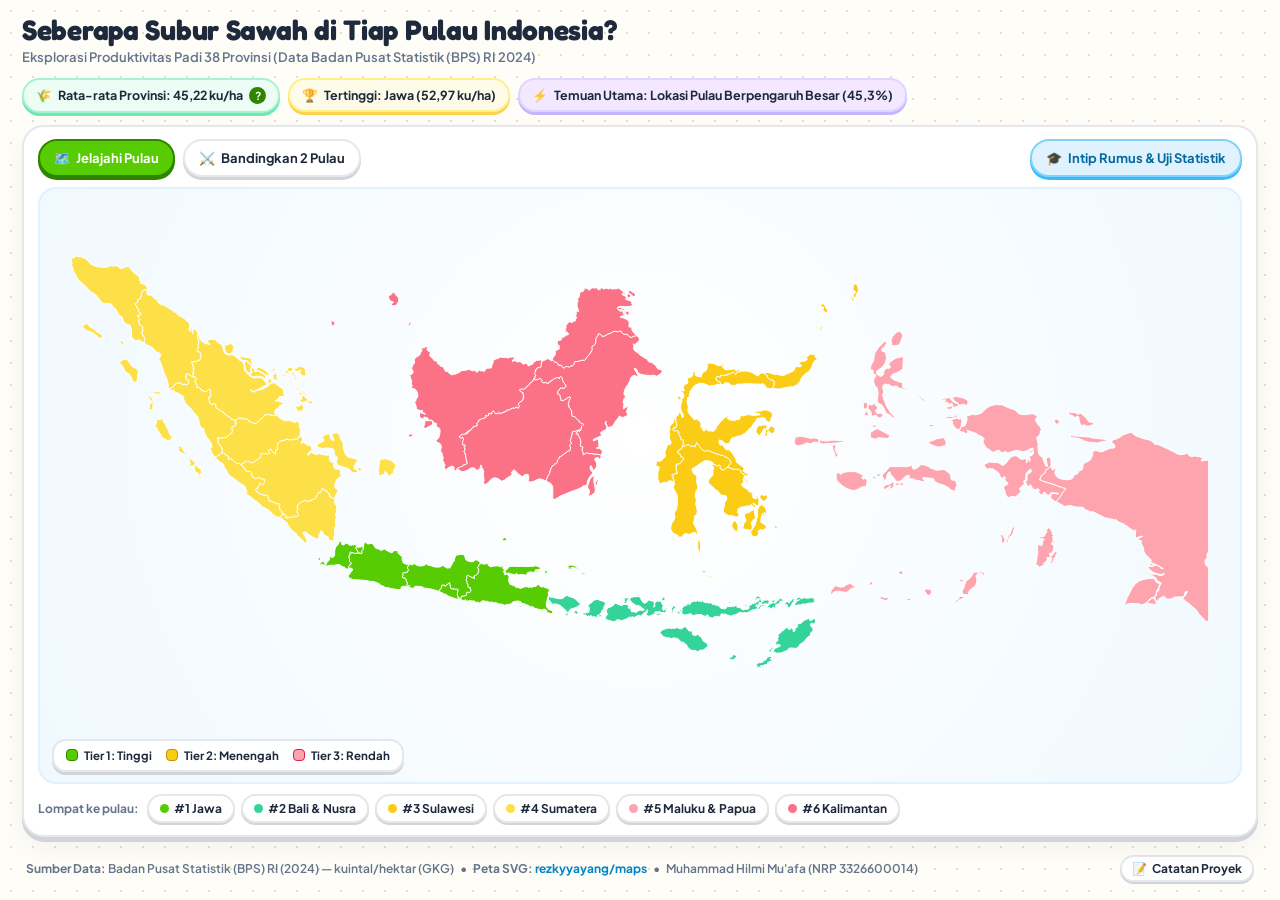
<file: index.html>
<!DOCTYPE html>
<html lang="id">
<head>
  <meta charset="UTF-8" />
  <meta name="viewport" content="width=device-width, initial-scale=1.0" />
  <title>Seberapa Subur Sawah di Tiap Pulau Indonesia? — Peta Produktivitas Padi 2024</title>
  <meta name="description" content="Eksplorasi interaktif produktivitas padi 38 provinsi di 6 kawasan kepulauan Indonesia tahun 2024 berdasarkan data BPS RI." />
  <link rel="icon" type="image/svg+xml" href="data:image/svg+xml,%3Csvg xmlns='http://www.w3.org/2000/svg' viewBox='0 0 32 32'%3E%3Crect width='32' height='32' rx='9' fill='%2358CC02'/%3E%3Cpath d='M16 6.5c-3.2 4.2-4.8 8-4.8 11.4a4.8 4.8 0 0 0 9.6 0C20.8 14.5 19.2 10.7 16 6.5Z' fill='%23FFFDF7'/%3E%3Cpath d='M16 12v13' stroke='%232E8500' stroke-width='2' stroke-linecap='round'/%3E%3C/svg%3E" />
  <link rel="preconnect" href="https://fonts.googleapis.com" />
  <link rel="preconnect" href="https://fonts.gstatic.com" crossorigin />
  <link href="https://fonts.googleapis.com/css2?family=Fredoka:wght@600;700&family=JetBrains+Mono:wght@500;600;700&family=Plus+Jakarta+Sans:wght@500;600;700;800&display=swap" rel="stylesheet" />
  <link rel="stylesheet" href="./css/style.css" />
</head>
<body>
  <a class="skip-link" href="#hero-stage">Langsung ke peta interaktif</a>

  <div class="app-shell">
    <!-- Header Kasual & Ramah Pembaca -->
    <header class="hero-header">
      <div class="hero-title-group">
        <h1>Seberapa Subur Sawah di Tiap Pulau Indonesia?</h1>
        <p id="header-subtitle" class="hero-subtitle">Memuat data produktivitas padi BPS RI...</p>
      </div>

      <div class="hero-pills" aria-label="Ringkasan temuan utama">
        <!-- Pill 1: Rata-rata Provinsi + popover perbedaan BPS tertimbang -->
        <div class="pill-popover-wrap">
          <button type="button" id="pill-mean" class="stat-pill pill-mint" aria-expanded="false" aria-controls="mean-popover">
            <span class="pill-emoji" aria-hidden="true">🌾</span>
            <span id="pill-mean-text">Rata-rata Provinsi: —</span>
            <span class="pill-info-dot" aria-hidden="true">?</span>
          </button>
          <div id="mean-popover" class="stat-popover" role="tooltip" hidden></div>
        </div>

        <!-- Pill 2: Pulau Tertinggi -->
        <button type="button" id="pill-top" class="stat-pill pill-gold" title="Klik untuk zoom ke kawasan tertinggi">
          <span class="pill-emoji" aria-hidden="true">🏆</span>
          <span id="pill-top-text">Tertinggi: —</span>
        </button>

        <!-- Pill 3: Temuan Utama Effect Size -->
        <button type="button" id="pill-finding" class="stat-pill pill-lavender" title="Lihat rincian uji ANOVA di Dapur Statistik">
          <span class="pill-emoji" aria-hidden="true">⚡</span>
          <span id="pill-finding-text">Temuan Utama: —</span>
        </button>
      </div>
    </header>

    <!-- Error notice (misal jika dibuka lewat file://) -->
    <div id="app-error-banner" class="error-banner" role="alert" hidden></div>

    <!-- Workspace Utama: Peta Hero ±70% + Panel Samping (Slide-in saat aktif) -->
    <main id="workspace" class="workspace">
      <section id="hero-stage" class="hero-stage card-3d" aria-label="Peta Interaktif Pulau Indonesia">
        <!-- Floating Pill Bar di bagian atas kanvas peta -->
        <div class="floating-bar">
          <div class="mode-pills" role="tablist" aria-label="Mode eksplorasi peta">
            <button
              type="button"
              id="btn-mode-explore"
              class="pill-btn is-active"
              role="tab"
              aria-selected="true"
            >
              <span aria-hidden="true">🗺️</span>
              <span>Jelajahi Pulau</span>
            </button>
            <button
              type="button"
              id="btn-mode-compare"
              class="pill-btn"
              role="tab"
              aria-selected="false"
            >
              <span aria-hidden="true">⚔️</span>
              <span>Bandingkan 2 Pulau</span>
            </button>
          </div>

          <div class="bar-actions">
            <button type="button" id="btn-reset-map" class="pill-btn pill-btn-coral" hidden>
              <span aria-hidden="true">🔄</span>
              <span>Reset Peta</span>
            </button>
            <button
              type="button"
              id="btn-open-kitchen"
              class="pill-btn pill-btn-sky"
              aria-haspopup="dialog"
              aria-controls="kitchen-dialog"
            >
              <span aria-hidden="true">🎓</span>
              <span>Intip Rumus &amp; Uji Statistik</span>
            </button>
          </div>
        </div>

        <!-- Bar Petunjuk Kontekstual (khusus Mode Bandingkan / Mode Zoom) -->
        <div id="stage-status-bar" class="stage-status-bar" hidden></div>

        <!-- Kanvas Peta SVG -->
        <div id="map-canvas-wrap" class="map-canvas-wrap">
          <div id="map-loading" class="map-loading" aria-live="polite">
            <span class="spinner" aria-hidden="true"></span>
            <span>Menyiapkan peta kepulauan Indonesia...</span>
          </div>
          <div id="map-svg-host" class="map-svg-host"></div>

          <!-- Legenda Ringkas Tier -->
          <div id="map-legend" class="map-legend" aria-label="Legenda tingkat produktivitas"></div>
        </div>

        <!-- Tombol Pil Cepat 6 Pulau di bawah peta -->
        <div class="quick-islands-bar" aria-label="Pilih kawasan kepulauan secara cepat">
          <span class="quick-label">Lompat ke pulau:</span>
          <div id="quick-islands-list" class="quick-islands-list"></div>
        </div>

        <!-- Floating Tooltip -->
        <div id="map-tooltip" class="map-tooltip" role="status" aria-live="off" hidden></div>
      </section>

      <!-- Panel Samping Dinamis (Slide-in Insight Pulau atau Bandingkan 2 Pulau) -->
      <aside id="side-panel" class="side-panel card-3d" aria-label="Panel Insight dan Perbandingan" hidden></aside>
    </main>

    <!-- Footer Tipis & Rapi -->
    <footer class="site-footer">
      <div class="footer-left">
        <span>
          <strong>Sumber Data:</strong>
          <span id="footer-source">BPS RI (2024)</span>
        </span>
        <span class="footer-sep" aria-hidden="true">•</span>
        <span>
          <strong>Peta SVG:</strong>
          <a href="https://github.com/rezkyyayang/maps" target="_blank" rel="noopener noreferrer">rezkyyayang/maps</a>
        </span>
        <span class="footer-sep" aria-hidden="true">•</span>
        <span>Muhammad Hilmi Mu'afa (NRP 3326600014)</span>
      </div>
      <button type="button" id="btn-project-note" class="btn-note-link">
        <span aria-hidden="true">📝</span>
        <span>Catatan Proyek</span>
      </button>
    </footer>
  </div>

  <!-- Modal "Dapur Statistik (4 Langkah)" -->
  <dialog id="kitchen-dialog" class="modal-dialog" aria-labelledby="kitchen-title">
    <div class="modal-card card-3d">
      <div class="modal-header">
        <div>
          <span class="modal-kicker">Mode Penjelasan Teknis</span>
          <h2 id="kitchen-title">🎓 Dapur Statistik (Untuk Yang Penasaran &amp; Dosen)</h2>
        </div>
        <button type="button" id="btn-close-kitchen" class="btn-close-circle" aria-label="Tutup Dapur Statistik">✕</button>
      </div>

      <!-- 4 Tab Stepper ala Duolingo -->
      <nav id="kitchen-tabs" class="stepper-tabs" role="tablist" aria-label="Langkah uji statistik">
        <button type="button" class="step-tab is-active" role="tab" aria-selected="true" data-step="0">
          <span class="step-num">1</span>
          <span class="step-label">Cek Data</span>
        </button>
        <button type="button" class="step-tab" role="tab" aria-selected="false" data-step="1">
          <span class="step-num">2</span>
          <span class="step-label">Uji Syarat</span>
        </button>
        <button type="button" class="step-tab" role="tab" aria-selected="false" data-step="2">
          <span class="step-num">3</span>
          <span class="step-label">ANOVA vs KW</span>
        </button>
        <button type="button" class="step-tab" role="tab" aria-selected="false" data-step="3">
          <span class="step-num">4</span>
          <span class="step-label">Tukey HSD</span>
        </button>
      </nav>

      <div id="kitchen-body" class="modal-body"></div>

      <div class="modal-footer">
        <button type="button" id="btn-step-prev" class="pill-btn">← Sebelumnya</button>
        <div id="step-dots" class="step-dots" aria-hidden="true"></div>
        <button type="button" id="btn-step-next" class="pill-btn pill-btn-green">Lanjut →</button>
      </div>
    </div>
  </dialog>

  <!-- Modal Catatan Proyek -->
  <dialog id="note-dialog" class="modal-dialog modal-dialog-sm" aria-labelledby="note-title">
    <div class="modal-card card-3d">
      <div class="modal-header">
        <div>
          <span class="modal-kicker">Info Akademik</span>
          <h2 id="note-title">📝 Catatan Proyek &amp; Batas Wilayah</h2>
        </div>
        <button type="button" id="btn-close-note" class="btn-close-circle" aria-label="Tutup Catatan Proyek">✕</button>
      </div>
      <div id="note-body" class="modal-body"></div>
      <div class="modal-footer">
        <button type="button" id="btn-close-note-footer" class="pill-btn pill-btn-green">Mengerti!</button>
      </div>
    </div>
  </dialog>

  <script type="module" src="./js/app.js"></script>
</body>
</html>
</file>
<file: css/style.css>
/* ==========================================================================
   Versi 2: "Duolingo meets Data Storytelling"
   Warm Cream + Tactile 3D Cards + Soft Stabilo Highlighter Palette
   ========================================================================== */

:root {
  --bg-cream: #FFFDF7;
  --bg-dot: #E6DFC8;
  --bg-surface: #FFFFFF;
  --bg-soft: #F8FAFC;
  --bg-ocean: #F0F9FF;

  --border-light: #E5E7EB;
  --border-lip: #D1D5DB;

  --ink: #1E293B;
  --ink-secondary: #64748B;

  /* Tier 1 — Tinggi (Hijau Daun & Mint) */
  --tier1-main: #58CC02;
  --tier1-alt: #34D399;
  --tier1-soft: #ECFDF5;
  --tier1-hi: #A7F3D0;
  --tier1-border: #2E8500;

  /* Tier 2 — Menengah (Kuning Hangat) */
  --tier2-main: #FACC15;
  --tier2-alt: #FDE047;
  --tier2-soft: #FEFCE8;
  --tier2-hi: #FEF08A;
  --tier2-border: #CA8A04;

  /* Tier 3 — Rendah (Coral / Peach Stabilo) */
  --tier3-main: #FDA4AF;
  --tier3-alt: #FB7185;
  --tier3-soft: #FFF1F2;
  --tier3-hi: #FFE4E6;
  --tier3-border: #E11D48;

  /* Aksen Interaktif */
  --sky: #38BDF8;
  --sky-deep: #0284C7;
  --sky-soft: #E0F2FE;

  --lavender: #A78BFA;
  --lavender-deep: #6D28D9;
  --lavender-soft: #F3E8FF;

  --font-display: 'Fredoka', 'Plus Jakarta Sans', -apple-system, BlinkMacSystemFont, sans-serif;
  --font-sans: 'Plus Jakarta Sans', -apple-system, BlinkMacSystemFont, 'Segoe UI', Roboto, sans-serif;
  --font-mono: 'JetBrains Mono', ui-monospace, SFMono-Regular, Menlo, Consolas, monospace;

  --radius-card: 22px;
  --radius-sm: 14px;
  --radius-pill: 999px;
}

*,
*::before,
*::after {
  box-sizing: border-box;
}

html {
  -webkit-text-size-adjust: 100%;
  scroll-behavior: smooth;
}

body {
  margin: 0;
  color: var(--ink);
  font-family: var(--font-sans);
  font-size: 14px;
  line-height: 1.5;
  background-color: var(--bg-cream);
  background-image: radial-gradient(var(--bg-dot) 1.25px, transparent 1.25px);
  background-size: 22px 22px;
  -webkit-font-smoothing: antialiased;
}

.mono {
  font-family: var(--font-mono);
  font-variant-numeric: tabular-nums;
}

[hidden] {
  display: none !important;
}

.skip-link {
  position: absolute;
  left: -9999px;
  top: 10px;
  z-index: 1000;
  padding: 8px 16px;
  border-radius: var(--radius-pill);
  background: var(--tier1-main);
  color: #fff;
  font-weight: 700;
  text-decoration: none;
}

.skip-link:focus {
  left: 14px;
}

/* Focus outline ramah aksesibilitas */
button:focus-visible,
select:focus-visible,
a:focus-visible,
.province-path:focus-visible {
  outline: 3px solid var(--sky-deep);
  outline-offset: 2px;
}

/* ==========================================================================
   Shell & Tactile 3D Cards
   ========================================================================== */

.app-shell {
  max-width: 1480px;
  margin: 0 auto;
  padding: 14px 22px 16px;
  min-height: 100vh;
  display: flex;
  flex-direction: column;
  gap: 12px;
}

.card-3d {
  background: var(--bg-surface);
  border: 2px solid var(--border-light);
  border-radius: var(--radius-card);
  box-shadow: 0 5px 0 var(--border-lip), 0 12px 28px rgba(30, 41, 59, 0.05);
}

/* ==========================================================================
   Header Ringkas & 3 Pill Badges
   ========================================================================== */

.hero-header {
  display: flex;
  flex-wrap: wrap;
  align-items: center;
  justify-content: space-between;
  gap: 10px 18px;
}

.hero-title-group h1 {
  margin: 0;
  font-family: var(--font-display);
  font-weight: 700;
  font-size: clamp(1.35rem, 2.2vw, 1.85rem);
  line-height: 1.15;
  letter-spacing: -0.01em;
  color: var(--ink);
}

.hero-subtitle {
  margin: 2px 0 0;
  font-size: 13px;
  font-weight: 600;
  color: var(--ink-secondary);
}

.hero-pills {
  display: flex;
  flex-wrap: wrap;
  align-items: center;
  gap: 8px;
}

.pill-popover-wrap {
  position: relative;
}

.stat-pill {
  display: inline-flex;
  align-items: center;
  gap: 6px;
  padding: 7px 12px;
  border-radius: var(--radius-pill);
  border: 2px solid var(--border-light);
  background: var(--bg-surface);
  color: var(--ink);
  font-family: var(--font-sans);
  font-size: 12.5px;
  font-weight: 700;
  cursor: pointer;
  box-shadow: 0 3px 0 var(--border-lip);
  transition: transform 0.12s ease, box-shadow 0.12s ease, background-color 0.15s ease;
}

.stat-pill:hover {
  transform: translateY(-1px);
}

.stat-pill:active {
  transform: translateY(2px);
  box-shadow: 0 1px 0 var(--border-lip);
}

.pill-mint {
  background: var(--tier1-soft);
  border-color: var(--tier1-hi);
  box-shadow: 0 3px 0 #6EE7B7;
}

.pill-mint:active {
  box-shadow: 0 1px 0 #6EE7B7;
}

.pill-gold {
  background: var(--tier2-soft);
  border-color: var(--tier2-hi);
  box-shadow: 0 3px 0 #FCD34D;
}

.pill-gold:active {
  box-shadow: 0 1px 0 #FCD34D;
}

.pill-lavender {
  background: var(--lavender-soft);
  border-color: #DDD6FE;
  box-shadow: 0 3px 0 #C4B5FD;
}

.pill-lavender:active {
  box-shadow: 0 1px 0 #C4B5FD;
}

.pill-info-dot {
  width: 17px;
  height: 17px;
  border-radius: 50%;
  background: var(--tier1-border);
  color: #fff;
  font-size: 11px;
  display: inline-flex;
  align-items: center;
  justify-content: center;
}

.stat-popover {
  position: absolute;
  top: calc(100% + 8px);
  left: 0;
  z-index: 45;
  width: min(320px, 86vw);
  background: var(--bg-surface);
  border: 2px solid var(--tier1-border);
  border-radius: 16px;
  padding: 11px 13px;
  box-shadow: 0 4px 0 #A7F3D0, 0 14px 30px rgba(15, 23, 42, 0.14);
  font-size: 12.5px;
  line-height: 1.45;
  color: var(--ink);
}

.error-banner {
  padding: 12px 16px;
  border-radius: 16px;
  background: var(--tier3-soft);
  border: 2px solid var(--tier3-main);
  color: #9F1239;
  font-weight: 600;
}

/* ==========================================================================
   Workspace (±70% Peta Hero + Slide-in Panel Samping)
   ========================================================================== */

.workspace {
  display: grid;
  grid-template-columns: minmax(0, 1fr);
  gap: 14px;
  flex: 1 1 auto;
  align-items: stretch;
}

@media (min-width: 1040px) {
  .workspace.has-side-panel {
    grid-template-columns: minmax(0, 2.15fr) minmax(340px, 1fr);
  }
}

.hero-stage {
  position: relative;
  padding: 12px 14px;
  display: flex;
  flex-direction: column;
  gap: 10px;
  min-width: 0;
}

/* Floating Pill Bar */
.floating-bar {
  display: flex;
  align-items: center;
  justify-content: space-between;
  flex-wrap: wrap;
  gap: 8px;
}

.mode-pills,
.bar-actions {
  display: flex;
  align-items: center;
  flex-wrap: wrap;
  gap: 8px;
}

.pill-btn {
  display: inline-flex;
  align-items: center;
  justify-content: center;
  gap: 6px;
  padding: 8px 14px;
  min-height: 38px;
  border-radius: var(--radius-pill);
  border: 2px solid var(--border-light);
  background: var(--bg-surface);
  color: var(--ink);
  font-family: var(--font-sans);
  font-size: 13px;
  font-weight: 700;
  cursor: pointer;
  box-shadow: 0 3px 0 var(--border-lip);
  transition: transform 0.12s ease, box-shadow 0.12s ease, background-color 0.15s ease, border-color 0.15s ease;
}

.pill-btn:hover {
  background: #F8FAFC;
}

.pill-btn:active {
  transform: translateY(2px);
  box-shadow: 0 1px 0 var(--border-lip);
}

.pill-btn.is-active {
  background: var(--tier1-main);
  border-color: var(--tier1-border);
  color: #FFFFFF;
  box-shadow: 0 3px 0 var(--tier1-border);
}

.pill-btn.is-active:active {
  box-shadow: 0 1px 0 var(--tier1-border);
}

.pill-btn-green {
  background: var(--tier1-main);
  border-color: var(--tier1-border);
  color: #FFFFFF;
  box-shadow: 0 3px 0 var(--tier1-border);
}

.pill-btn-green:hover {
  background: #4CB800;
}

.pill-btn-green:active {
  box-shadow: 0 1px 0 var(--tier1-border);
}

.pill-btn-sky {
  background: var(--sky-soft);
  border-color: #7DD3FC;
  color: #0369A1;
  box-shadow: 0 3px 0 #38BDF8;
}

.pill-btn-sky:hover {
  background: #BAE6FD;
}

.pill-btn-sky:active {
  box-shadow: 0 1px 0 #38BDF8;
}

.pill-btn-coral {
  background: var(--tier3-soft);
  border-color: var(--tier3-main);
  color: #BE123C;
  box-shadow: 0 3px 0 #FB7185;
}

.pill-btn-coral:hover {
  background: var(--tier3-hi);
}

.pill-btn-coral:active {
  box-shadow: 0 1px 0 #FB7185;
}

.stage-status-bar {
  display: flex;
  align-items: center;
  justify-content: space-between;
  flex-wrap: wrap;
  gap: 8px;
  padding: 7px 12px;
  border-radius: 14px;
  background: var(--sky-soft);
  border: 2px solid #BAE6FD;
  font-size: 12.5px;
  font-weight: 600;
  color: #075985;
}

/* ==========================================================================
   Kanvas SVG Peta Indonesia
   ========================================================================== */

.map-canvas-wrap {
  position: relative;
  flex: 1 1 auto;
  min-height: 350px;
  border-radius: 18px;
  border: 2px solid #E0F2FE;
  background: radial-gradient(circle at 50% 42%, #FFFFFF 0%, var(--bg-ocean) 100%);
  display: flex;
  flex-direction: column;
  justify-content: center;
  overflow: hidden;
}

.map-loading {
  display: flex;
  align-items: center;
  justify-content: center;
  gap: 10px;
  padding: 48px 20px;
  font-weight: 700;
  color: var(--ink-secondary);
}

.spinner {
  width: 20px;
  height: 20px;
  border: 3px solid var(--border-light);
  border-top-color: var(--tier1-main);
  border-radius: 50%;
  animation: spin 0.7s linear infinite;
}

@keyframes spin {
  to {
    transform: rotate(360deg);
  }
}

.map-svg-host {
  width: 100%;
  flex: 1 1 auto;
  display: flex;
  align-items: center;
  justify-content: center;
  padding: 12px 14px 58px;
}

.indonesia-map-svg {
  width: 100%;
  height: auto;
  max-height: 500px;
  display: block;
  user-select: none;
  -webkit-tap-highlight-color: transparent;
}

/* Grup Kawasan & Animasi Hover/Zoom SVG */
.kawasan-group {
  transition: opacity 0.28s ease, filter 0.2s ease, transform 0.22s ease;
  transform-box: fill-box;
  transform-origin: center;
}

.province-path {
  stroke: #FFFFFF;
  stroke-width: 1px;
  vector-effect: non-scaling-stroke;
  stroke-linejoin: round;
  stroke-linecap: round;
  cursor: pointer;
  transition: fill 0.24s ease, opacity 0.24s ease, filter 0.16s ease;
}

.province-path:focus {
  outline: none;
}

/* Efek membesar & menyala lembut saat hover di mode penuh */
.indonesia-map-svg:not(.is-zoomed) .kawasan-group.is-hovered {
  filter: drop-shadow(0 5px 10px rgba(30, 41, 59, 0.22)) brightness(1.04);
  transform: scale(1.018);
}

.indonesia-map-svg:not(.is-zoomed) .kawasan-group.is-dimmed {
  opacity: 0.72;
}

/* Saat pulau sedang di-zoom: pulau non-aktif meredup & tidak menghalangi klik */
.indonesia-map-svg.is-zoomed .kawasan-group.is-dimmed {
  opacity: 0.18;
  pointer-events: none;
}

/* Saat mode bandingkan: non-peserta meredup lembut */
.indonesia-map-svg.is-compare .kawasan-group.is-dimmed {
  opacity: 0.28;
}

/* Saat zoom: provinsi individu di dalam pulau dapat di-hover/klik */
.indonesia-map-svg.is-zoomed .province-path.is-prov-hovered {
  filter: brightness(1.06) drop-shadow(0 2px 4px rgba(15, 23, 42, 0.18));
}

/* Overlay Layer untuk garis tepi bersih bebas flicker */
.kawasan-outline-group .province-outline {
  opacity: 0;
  fill: none;
  vector-effect: non-scaling-stroke;
  stroke-linejoin: round;
  stroke-linecap: round;
  transition: opacity 0.16s ease;
}

.kawasan-outline-group.is-hovered .province-outline {
  opacity: 1;
  stroke-width: 2px;
}

.kawasan-outline-group.is-selected .province-outline {
  opacity: 1;
  stroke-width: 2.2px;
}

.kawasan-outline-group[data-tier="1"].is-hovered .province-outline,
.kawasan-outline-group[data-tier="1"].is-selected .province-outline {
  stroke: var(--tier1-border);
}

.kawasan-outline-group[data-tier="2"].is-hovered .province-outline,
.kawasan-outline-group[data-tier="2"].is-selected .province-outline {
  stroke: var(--tier2-border);
}

.kawasan-outline-group[data-tier="3"].is-hovered .province-outline,
.kawasan-outline-group[data-tier="3"].is-selected .province-outline {
  stroke: var(--tier3-border);
}

.kawasan-outline-group.is-compare-a .province-outline {
  opacity: 1;
  stroke: var(--tier1-border);
  stroke-width: 2.5px;
}

.kawasan-outline-group.is-compare-b .province-outline {
  opacity: 1;
  stroke: var(--sky-deep);
  stroke-width: 2.5px;
}

.province-outline.is-prov-hovered,
.province-outline.is-prov-selected {
  opacity: 1 !important;
  stroke: var(--ink) !important;
  stroke-width: 2.6px !important;
}

/* Garis Lengkung Animasi Mode Bandingkan */
.compare-arc-path {
  fill: none;
  stroke: var(--sky-deep);
  stroke-width: 3px;
  stroke-dasharray: 8 6;
  stroke-linecap: round;
  vector-effect: non-scaling-stroke;
  animation: dashFlow 1.2s linear infinite;
}

.compare-pin-outer {
  fill: #FFFFFF;
  stroke-width: 2.5px;
  vector-effect: non-scaling-stroke;
}

.compare-pin-outer.is-a {
  stroke: var(--tier1-border);
}

.compare-pin-outer.is-b {
  stroke: var(--sky-deep);
}

.compare-pin-inner.is-a {
  fill: var(--tier1-main);
}

.compare-pin-inner.is-b {
  fill: var(--sky);
}

@keyframes dashFlow {
  to {
    stroke-dashoffset: -28;
  }
}

/* Legenda Tier di Pojok Kiri Bawah */
.map-legend {
  position: absolute;
  left: 12px;
  bottom: 10px;
  background: rgba(255, 255, 255, 0.94);
  border: 2px solid var(--border-light);
  border-radius: 14px;
  padding: 6px 12px;
  display: flex;
  flex-wrap: wrap;
  align-items: center;
  gap: 8px 14px;
  font-size: 11.5px;
  font-weight: 700;
  box-shadow: 0 3px 0 var(--border-lip);
  z-index: 4;
}

.legend-item {
  display: inline-flex;
  align-items: center;
  gap: 6px;
}

.legend-dot {
  width: 12px;
  height: 12px;
  border-radius: 4px;
  border: 1.5px solid rgba(30, 41, 59, 0.25);
  flex-shrink: 0;
}

.legend-dot.t1 { background: var(--tier1-main); border-color: var(--tier1-border); }
.legend-dot.t2 { background: var(--tier2-main); border-color: var(--tier2-border); }
.legend-dot.t3 { background: var(--tier3-main); border-color: var(--tier3-border); }
.legend-dot.cmp-a { background: var(--tier1-main); border-color: var(--tier1-border); }
.legend-dot.cmp-b { background: var(--sky); border-color: var(--sky-deep); }

/* Quick-Select Island Pills */
.quick-islands-bar {
  display: flex;
  align-items: center;
  flex-wrap: wrap;
  gap: 8px;
}

.quick-label {
  font-size: 12px;
  font-weight: 700;
  color: var(--ink-secondary);
}

.quick-islands-list {
  display: flex;
  flex-wrap: wrap;
  gap: 6px;
}

.island-chip {
  display: inline-flex;
  align-items: center;
  gap: 5px;
  padding: 5px 11px;
  border-radius: var(--radius-pill);
  border: 2px solid var(--border-light);
  background: var(--bg-surface);
  color: var(--ink);
  font-family: var(--font-sans);
  font-size: 12px;
  font-weight: 700;
  cursor: pointer;
  box-shadow: 0 2px 0 var(--border-lip);
  transition: transform 0.1s ease, box-shadow 0.1s ease, border-color 0.15s ease, background-color 0.15s ease;
}

.island-chip:hover {
  transform: translateY(-1px);
  border-color: var(--ink-secondary);
}

.island-chip:active {
  transform: translateY(2px);
  box-shadow: 0 0 0 var(--border-lip);
}

.island-chip.is-active {
  background: var(--tier1-soft);
  border-color: var(--tier1-border);
  box-shadow: 0 2px 0 var(--tier1-border);
}

.chip-dot {
  width: 9px;
  height: 9px;
  border-radius: 50%;
}

/* Floating Tooltip */
.map-tooltip {
  position: absolute;
  top: 0;
  left: 0;
  z-index: 40;
  pointer-events: none;
  min-width: 225px;
  max-width: 290px;
  background: var(--bg-surface);
  border: 2px solid var(--ink);
  border-radius: 16px;
  padding: 10px 13px;
  box-shadow: 0 4px 0 rgba(30, 41, 59, 0.2), 0 12px 26px rgba(15, 23, 42, 0.15);
  will-change: transform;
}

.tt-head {
  display: flex;
  align-items: center;
  justify-content: space-between;
  gap: 8px;
  margin-bottom: 4px;
}

.tt-badge {
  font-family: var(--font-display);
  font-size: 14px;
  font-weight: 700;
  color: var(--ink);
}

.tt-tier-tag {
  font-size: 10.5px;
  font-weight: 800;
  padding: 2px 7px;
  border-radius: var(--radius-pill);
}

.tt-big-num {
  font-family: var(--font-display);
  font-size: 21px;
  font-weight: 700;
  color: var(--ink);
  line-height: 1.2;
}

.tt-big-num small {
  font-family: var(--font-sans);
  font-size: 12px;
  font-weight: 700;
  color: var(--ink-secondary);
}

.tt-compare-line {
  font-size: 12px;
  font-weight: 600;
  color: var(--ink-secondary);
  margin: 2px 0 6px;
}

.tt-cta {
  font-size: 11.5px;
  font-weight: 700;
  color: var(--sky-deep);
  padding-top: 5px;
  border-top: 1.5px dashed var(--border-light);
}

.tt-prov-stats {
  display: flex;
  flex-direction: column;
  gap: 3px;
  margin: 5px 0;
  padding: 5px 0;
  border-top: 1.5px dashed var(--border-light);
  border-bottom: 1.5px dashed var(--border-light);
  font-size: 11.5px;
}

.tt-prov-row {
  display: flex;
  justify-content: space-between;
  gap: 10px;
}

/* ==========================================================================
   Panel Samping Dinamis (Insight Pulau & Bandingkan 2 Pulau)
   ========================================================================== */

.side-panel {
  padding: 13px 15px;
  display: flex;
  flex-direction: column;
  gap: 10px;
  min-width: 0;
  animation: slideInRight 0.28s cubic-bezier(0.22, 1, 0.36, 1);
}

@keyframes slideInRight {
  from {
    opacity: 0;
    transform: translateX(22px);
  }
  to {
    opacity: 1;
    transform: translateX(0);
  }
}

@media (min-width: 1040px) {
  .side-panel {
    max-height: calc(100vh - 150px);
    overflow-y: auto;
    scrollbar-width: thin;
    scrollbar-color: var(--border-lip) transparent;
  }
}

.panel-top-row {
  display: flex;
  align-items: center;
  justify-content: space-between;
  gap: 8px;
}

.rank-sticker {
  display: inline-flex;
  align-items: center;
  gap: 5px;
  padding: 4px 11px;
  border-radius: var(--radius-pill);
  font-size: 12px;
  font-weight: 800;
  border: 2px solid;
}

.tier-1-badge { background: var(--tier1-soft); color: var(--tier1-border); border-color: var(--tier1-hi); }
.tier-2-badge { background: var(--tier2-soft); color: var(--tier2-border); border-color: var(--tier2-hi); }
.tier-3-badge { background: var(--tier3-soft); color: var(--tier3-border); border-color: var(--tier3-main); }

.panel-hero-title {
  margin: 0;
  font-family: var(--font-display);
  font-size: 24px;
  font-weight: 700;
  line-height: 1.15;
}

.story-box {
  margin: 0;
  padding: 10px 12px;
  border-radius: 16px;
  background: #FFFBEB;
  border: 2px solid #FDE68A;
  font-size: 13px;
  font-weight: 500;
  color: var(--ink);
  line-height: 1.48;
}

/* 3 Mini-Tiles Fakta Cepat */
.mini-tiles-3 {
  display: grid;
  grid-template-columns: repeat(3, minmax(0, 1fr));
  gap: 8px;
}

.mini-tile {
  background: var(--bg-soft);
  border: 2px solid var(--border-light);
  border-radius: 15px;
  padding: 8px 9px;
  display: flex;
  flex-direction: column;
  gap: 2px;
}

.mini-tile-label {
  font-size: 10.5px;
  font-weight: 700;
  color: var(--ink-secondary);
  text-transform: uppercase;
  letter-spacing: 0.03em;
}

.mini-tile-val {
  font-family: var(--font-display);
  font-size: 16px;
  font-weight: 700;
  color: var(--ink);
}

.mini-tile-sub {
  font-size: 10.5px;
  font-weight: 700;
  color: var(--ink-secondary);
  white-space: nowrap;
}

/* Tukey Chips */
.panel-section-title {
  margin: 0 0 6px;
  font-family: var(--font-display);
  font-size: 14.5px;
  font-weight: 700;
  color: var(--ink);
  display: flex;
  align-items: center;
  justify-content: space-between;
  gap: 8px;
}

.tukey-chips-list {
  display: flex;
  flex-direction: column;
  gap: 7px;
}

.tukey-chip-btn {
  width: 100%;
  text-align: left;
  padding: 9px 11px;
  border-radius: 15px;
  border: 2px solid var(--tier3-main);
  background: var(--tier3-soft);
  color: var(--ink);
  font-family: var(--font-sans);
  font-size: 12.5px;
  font-weight: 600;
  cursor: pointer;
  display: flex;
  align-items: center;
  justify-content: space-between;
  gap: 8px;
  box-shadow: 0 3px 0 #FDA4AF;
  transition: transform 0.12s ease, box-shadow 0.12s ease;
}

.tukey-chip-btn:hover {
  background: var(--tier3-hi);
}

.tukey-chip-btn:active {
  transform: translateY(2px);
  box-shadow: 0 1px 0 #FDA4AF;
}

.friendly-neutral-box {
  padding: 10px 12px;
  border-radius: 15px;
  background: var(--sky-soft);
  border: 2px solid #BAE6FD;
  color: #075985;
  font-size: 12.5px;
  font-weight: 600;
}

/* Chunky Duolingo Progress Bars untuk Provinsi */
.prov-bars-list {
  display: flex;
  flex-direction: column;
  gap: 7px;
}

.prov-bar-item {
  width: 100%;
  text-align: left;
  padding: 8px 10px;
  border-radius: 14px;
  border: 2px solid var(--border-light);
  background: var(--bg-surface);
  font-family: var(--font-sans);
  cursor: pointer;
  transition: border-color 0.14s ease, background-color 0.14s ease, transform 0.12s ease;
}

.prov-bar-item:hover,
.prov-bar-item.is-synced {
  border-color: var(--sky-deep);
  background: var(--sky-soft);
  transform: translateX(2px);
}

.prov-bar-head {
  display: flex;
  align-items: baseline;
  justify-content: space-between;
  gap: 8px;
  font-size: 12.5px;
  margin-bottom: 5px;
}

.prov-bar-name {
  font-weight: 700;
  color: var(--ink);
}

.prov-bar-num {
  font-weight: 700;
  color: var(--ink);
  white-space: nowrap;
}

.chunky-track {
  position: relative;
  height: 11px;
  background: #F1F5F9;
  border-radius: var(--radius-pill);
  border: 1.5px solid #E2E8F0;
  overflow: visible;
}

.chunky-fill {
  height: 100%;
  border-radius: var(--radius-pill);
  transition: width 0.35s cubic-bezier(0.22, 1, 0.36, 1);
}

.chunky-ref-marker {
  position: absolute;
  top: -3px;
  bottom: -3px;
  width: 2.5px;
  background: var(--ink);
  border-radius: 2px;
}

.prov-bar-meta {
  margin-top: 4px;
  display: flex;
  justify-content: space-between;
  flex-wrap: wrap;
  gap: 6px;
  font-size: 11px;
  color: var(--ink-secondary);
}

.dob-note {
  padding: 8px 11px;
  border-radius: 13px;
  background: #FEF3C7;
  border: 1.5px solid #FDE68A;
  font-size: 11.5px;
  color: #92400E;
  font-weight: 600;
}

.panel-footer-actions {
  display: flex;
  flex-direction: column;
  gap: 8px;
  margin-top: 4px;
  padding-top: 10px;
  border-top: 2px dashed var(--border-light);
}

.panel-footer-actions .pill-btn {
  width: 100%;
}

/* ==========================================================================
   Mode Bandingkan 2 Pulau (Side Panel)
   ========================================================================== */

.compare-selectors {
  display: grid;
  grid-template-columns: 1fr auto 1fr;
  align-items: center;
  gap: 8px;
}

.compare-select-pill {
  width: 100%;
  padding: 9px 10px;
  border-radius: 15px;
  border: 2px solid var(--border-light);
  background: var(--bg-surface);
  font-family: var(--font-sans);
  font-size: 12.5px;
  font-weight: 700;
  color: var(--ink);
  cursor: pointer;
  box-shadow: 0 3px 0 var(--border-lip);
}

.compare-select-pill.is-a {
  border-color: var(--tier1-border);
  background: var(--tier1-soft);
  box-shadow: 0 3px 0 var(--tier1-hi);
}

.compare-select-pill.is-b {
  border-color: var(--sky-deep);
  background: var(--sky-soft);
  box-shadow: 0 3px 0 #7DD3FC;
}

.vs-badge {
  font-family: var(--font-display);
  font-size: 14px;
  font-weight: 700;
  color: var(--ink-secondary);
  background: var(--bg-soft);
  border: 2px solid var(--border-light);
  border-radius: 50%;
  width: 32px;
  height: 32px;
  display: inline-flex;
  align-items: center;
  justify-content: center;
}

.compare-result-card {
  padding: 12px;
  border-radius: 18px;
  border: 2px solid var(--border-light);
  background: var(--bg-soft);
  display: flex;
  flex-direction: column;
  gap: 10px;
}

.verdict-badge {
  padding: 8px 12px;
  border-radius: 14px;
  font-family: var(--font-display);
  font-size: 13.5px;
  font-weight: 700;
  text-align: center;
  border: 2px solid;
}

.verdict-badge.is-sig {
  background: #FFF7ED;
  color: #C2410C;
  border-color: #FDBA74;
}

.verdict-badge.is-ns {
  background: var(--sky-soft);
  color: #0369A1;
  border-color: #7DD3FC;
}

.compare-bars-grid {
  display: flex;
  flex-direction: column;
  gap: 9px;
}

.compare-island-row {
  display: flex;
  flex-direction: column;
  gap: 4px;
}

.compare-island-head {
  display: flex;
  justify-content: space-between;
  align-items: baseline;
  font-size: 13px;
  font-weight: 700;
}

.compare-big-score {
  font-family: var(--font-display);
  font-size: 19px;
  font-weight: 700;
}

.compare-track {
  height: 15px;
  background: #FFFFFF;
  border: 2px solid var(--border-light);
  border-radius: var(--radius-pill);
  overflow: hidden;
}

.compare-fill {
  height: 100%;
  border-radius: var(--radius-pill);
  width: 0%;
  transition: width 0.55s cubic-bezier(0.22, 1, 0.36, 1);
}

.compare-fill.is-a { background: var(--tier1-main); }
.compare-fill.is-b { background: var(--sky); }

.compare-diff-callout {
  display: flex;
  align-items: center;
  justify-content: space-between;
  gap: 8px;
  padding: 8px 11px;
  background: #FFFFFF;
  border-radius: 13px;
  border: 2px solid var(--border-light);
  font-size: 12.5px;
  font-weight: 700;
}

.compare-explain {
  margin: 0;
  font-size: 12.5px;
  color: var(--ink);
  line-height: 1.48;
}

.shortcut-chips {
  display: flex;
  flex-direction: column;
  gap: 6px;
}

.shortcut-pair-btn {
  width: 100%;
  text-align: left;
  padding: 8px 11px;
  border-radius: 14px;
  border: 2px solid #FED7AA;
  background: #FFF7ED;
  color: var(--ink);
  font-family: var(--font-sans);
  font-size: 12px;
  font-weight: 700;
  cursor: pointer;
  display: flex;
  justify-content: space-between;
  align-items: center;
  gap: 8px;
  box-shadow: 0 2px 0 #FDBA74;
  transition: transform 0.1s ease, box-shadow 0.1s ease;
}

.shortcut-pair-btn:active {
  transform: translateY(2px);
  box-shadow: 0 0 0 #FDBA74;
}

/* ==========================================================================
   Footer & Modals (Dapur Statistik 4-Tab + Catatan Proyek)
   ========================================================================== */

.site-footer {
  display: flex;
  align-items: center;
  justify-content: space-between;
  flex-wrap: wrap;
  gap: 8px 14px;
  padding: 6px 4px 2px;
  font-size: 12px;
  font-weight: 600;
  color: var(--ink-secondary);
}

.footer-left {
  display: flex;
  align-items: center;
  flex-wrap: wrap;
  gap: 6px;
}

.site-footer a {
  color: var(--sky-deep);
  font-weight: 700;
  text-decoration: none;
}

.site-footer a:hover {
  text-decoration: underline;
}

.btn-note-link {
  border: 2px solid var(--border-light);
  background: var(--bg-surface);
  color: var(--ink);
  font-family: var(--font-sans);
  font-size: 12px;
  font-weight: 700;
  padding: 4px 10px;
  border-radius: var(--radius-pill);
  cursor: pointer;
  display: inline-flex;
  align-items: center;
  gap: 5px;
  box-shadow: 0 2px 0 var(--border-lip);
}

.btn-note-link:active {
  transform: translateY(2px);
  box-shadow: 0 0 0 var(--border-lip);
}

/* Dialog Modal */
.modal-dialog {
  padding: 0;
  border: none;
  background: transparent;
  width: min(680px, calc(100% - 24px));
  margin: auto;
  overflow: visible;
}

.modal-dialog-sm {
  width: min(500px, calc(100% - 24px));
}

.modal-dialog::backdrop {
  background: rgba(15, 23, 42, 0.45);
  backdrop-filter: blur(3px);
}

.modal-card {
  overflow: hidden;
}

.modal-header {
  display: flex;
  align-items: flex-start;
  justify-content: space-between;
  gap: 12px;
  padding: 15px 18px 12px;
  border-bottom: 2px solid var(--border-light);
}

.modal-kicker {
  display: block;
  font-size: 11px;
  font-weight: 800;
  text-transform: uppercase;
  letter-spacing: 0.06em;
  color: var(--lavender-deep);
}

.modal-header h2 {
  margin: 2px 0 0;
  font-family: var(--font-display);
  font-size: 19px;
  font-weight: 700;
}

.btn-close-circle {
  width: 34px;
  height: 34px;
  border-radius: 50%;
  border: 2px solid var(--border-light);
  background: var(--bg-surface);
  color: var(--ink-secondary);
  font-weight: 800;
  cursor: pointer;
  box-shadow: 0 2px 0 var(--border-lip);
  flex-shrink: 0;
}

.btn-close-circle:active {
  transform: translateY(2px);
  box-shadow: 0 0 0 var(--border-lip);
}

/* Duolingo 4-Tab Stepper */
.stepper-tabs {
  display: grid;
  grid-template-columns: repeat(4, 1fr);
  gap: 6px;
  padding: 10px 18px;
  background: var(--bg-soft);
  border-bottom: 2px solid var(--border-light);
}

.step-tab {
  border: 2px solid var(--border-light);
  background: var(--bg-surface);
  border-radius: 13px;
  padding: 7px 6px;
  display: flex;
  align-items: center;
  justify-content: center;
  gap: 6px;
  font-family: var(--font-sans);
  font-size: 12px;
  font-weight: 700;
  color: var(--ink-secondary);
  cursor: pointer;
  box-shadow: 0 2px 0 var(--border-lip);
}

.step-tab.is-active {
  background: var(--lavender-soft);
  border-color: var(--lavender);
  color: var(--lavender-deep);
  box-shadow: 0 2px 0 var(--lavender);
}

.step-num {
  width: 20px;
  height: 20px;
  border-radius: 50%;
  background: var(--border-light);
  color: var(--ink);
  font-size: 11px;
  display: inline-flex;
  align-items: center;
  justify-content: center;
}

.step-tab.is-active .step-num {
  background: var(--lavender-deep);
  color: #fff;
}

.modal-body {
  padding: 16px 18px;
  max-height: 62vh;
  overflow-y: auto;
  display: flex;
  flex-direction: column;
  gap: 12px;
}

.modal-footer {
  padding: 12px 18px;
  border-top: 2px solid var(--border-light);
  background: var(--bg-soft);
  display: flex;
  align-items: center;
  justify-content: space-between;
  gap: 10px;
}

.step-dots {
  display: flex;
  gap: 6px;
}

.step-dot {
  width: 9px;
  height: 9px;
  border-radius: 50%;
  background: var(--border-lip);
}

.step-dot.is-active {
  width: 22px;
  border-radius: var(--radius-pill);
  background: var(--tier1-main);
}

/* Konten Dapur Statistik */
.kitchen-lead {
  margin: 0;
  font-size: 13.5px;
  color: var(--ink);
  line-height: 1.5;
}

.audit-grid {
  display: grid;
  grid-template-columns: repeat(2, minmax(0, 1fr));
  gap: 10px;
}

.audit-card {
  padding: 11px 13px;
  border-radius: 16px;
  border: 2px solid var(--border-light);
  background: var(--bg-soft);
}

.audit-card h3 {
  margin: 0 0 4px;
  font-family: var(--font-display);
  font-size: 15px;
}

.shapiro-grid {
  display: grid;
  grid-template-columns: repeat(2, minmax(0, 1fr));
  gap: 8px;
}

.shapiro-card {
  padding: 9px 11px;
  border-radius: 14px;
  border: 2px solid var(--tier1-hi);
  background: var(--tier1-soft);
  display: flex;
  justify-content: space-between;
  align-items: center;
  gap: 8px;
  font-size: 12px;
}

.formula-box {
  padding: 12px 14px;
  border-radius: 16px;
  border: 2px solid var(--border-light);
  background: var(--bg-soft);
  display: flex;
  flex-direction: column;
  gap: 6px;
}

.formula-eq {
  padding: 7px 10px;
  border-radius: 10px;
  background: #FFFFFF;
  border: 1.5px solid var(--border-light);
  font-family: var(--font-mono);
  font-size: 12.5px;
  font-weight: 700;
  color: var(--ink);
}

.forest-list {
  display: flex;
  flex-direction: column;
  gap: 9px;
}

.forest-row {
  padding: 10px 12px;
  border-radius: 16px;
  border: 2px solid var(--border-light);
  background: var(--bg-soft);
  display: flex;
  flex-direction: column;
  gap: 7px;
}

.forest-row-top {
  display: flex;
  justify-content: space-between;
  align-items: center;
  gap: 8px;
  flex-wrap: wrap;
}

.forest-track {
  position: relative;
  height: 12px;
  background: #FFFFFF;
  border: 1.5px solid var(--border-light);
  border-radius: var(--radius-pill);
}

.forest-bar {
  position: absolute;
  left: 0;
  top: 0;
  bottom: 0;
  border-radius: var(--radius-pill);
  background: linear-gradient(90deg, var(--tier1-alt), var(--tier1-main));
}

/* ==========================================================================
   Responsif Tablet & Mobile (Bottom Sheet Feel & Anti-Overflow)
   ========================================================================== */

@media (max-width: 1039px) {
  .map-canvas-wrap {
    min-height: 290px;
  }

  .side-panel {
    animation: slideUpSheet 0.28s cubic-bezier(0.22, 1, 0.36, 1);
  }

  @keyframes slideUpSheet {
    from {
      opacity: 0;
      transform: translateY(20px);
    }
    to {
      opacity: 1;
      transform: translateY(0);
    }
  }
}

@media (max-width: 680px) {
  .app-shell {
    padding: 12px 12px 20px;
    gap: 10px;
  }

  .hero-header {
    gap: 8px;
  }

  .stat-pill {
    font-size: 12px;
    padding: 6px 10px;
  }

  .hero-stage {
    padding: 10px;
  }

  .mode-pills,
  .bar-actions {
    width: 100%;
  }

  .mode-pills {
    display: grid;
    grid-template-columns: 1fr 1fr;
  }

  .bar-actions .pill-btn {
    flex: 1 1 auto;
  }

  .pill-btn {
    padding: 7px 10px;
    font-size: 12px;
  }

  .map-canvas-wrap {
    min-height: 220px;
  }

  .map-svg-host {
    padding: 8px 8px 10px;
  }

  .map-legend {
    position: static;
    border-radius: 0;
    border: none;
    border-top: 2px solid #E0F2FE;
    box-shadow: none;
    justify-content: center;
  }

  .mini-tiles-3 {
    grid-template-columns: repeat(3, minmax(0, 1fr));
    gap: 6px;
  }

  .mini-tile-val {
    font-size: 14px;
  }

  .stepper-tabs {
    grid-template-columns: repeat(2, 1fr);
    padding: 8px 12px;
  }

  .audit-grid,
  .shapiro-grid {
    grid-template-columns: 1fr;
  }

  .footer-left {
    flex-direction: column;
    align-items: flex-start;
    gap: 3px;
  }

  .footer-sep {
    display: none;
  }
}
</file>
